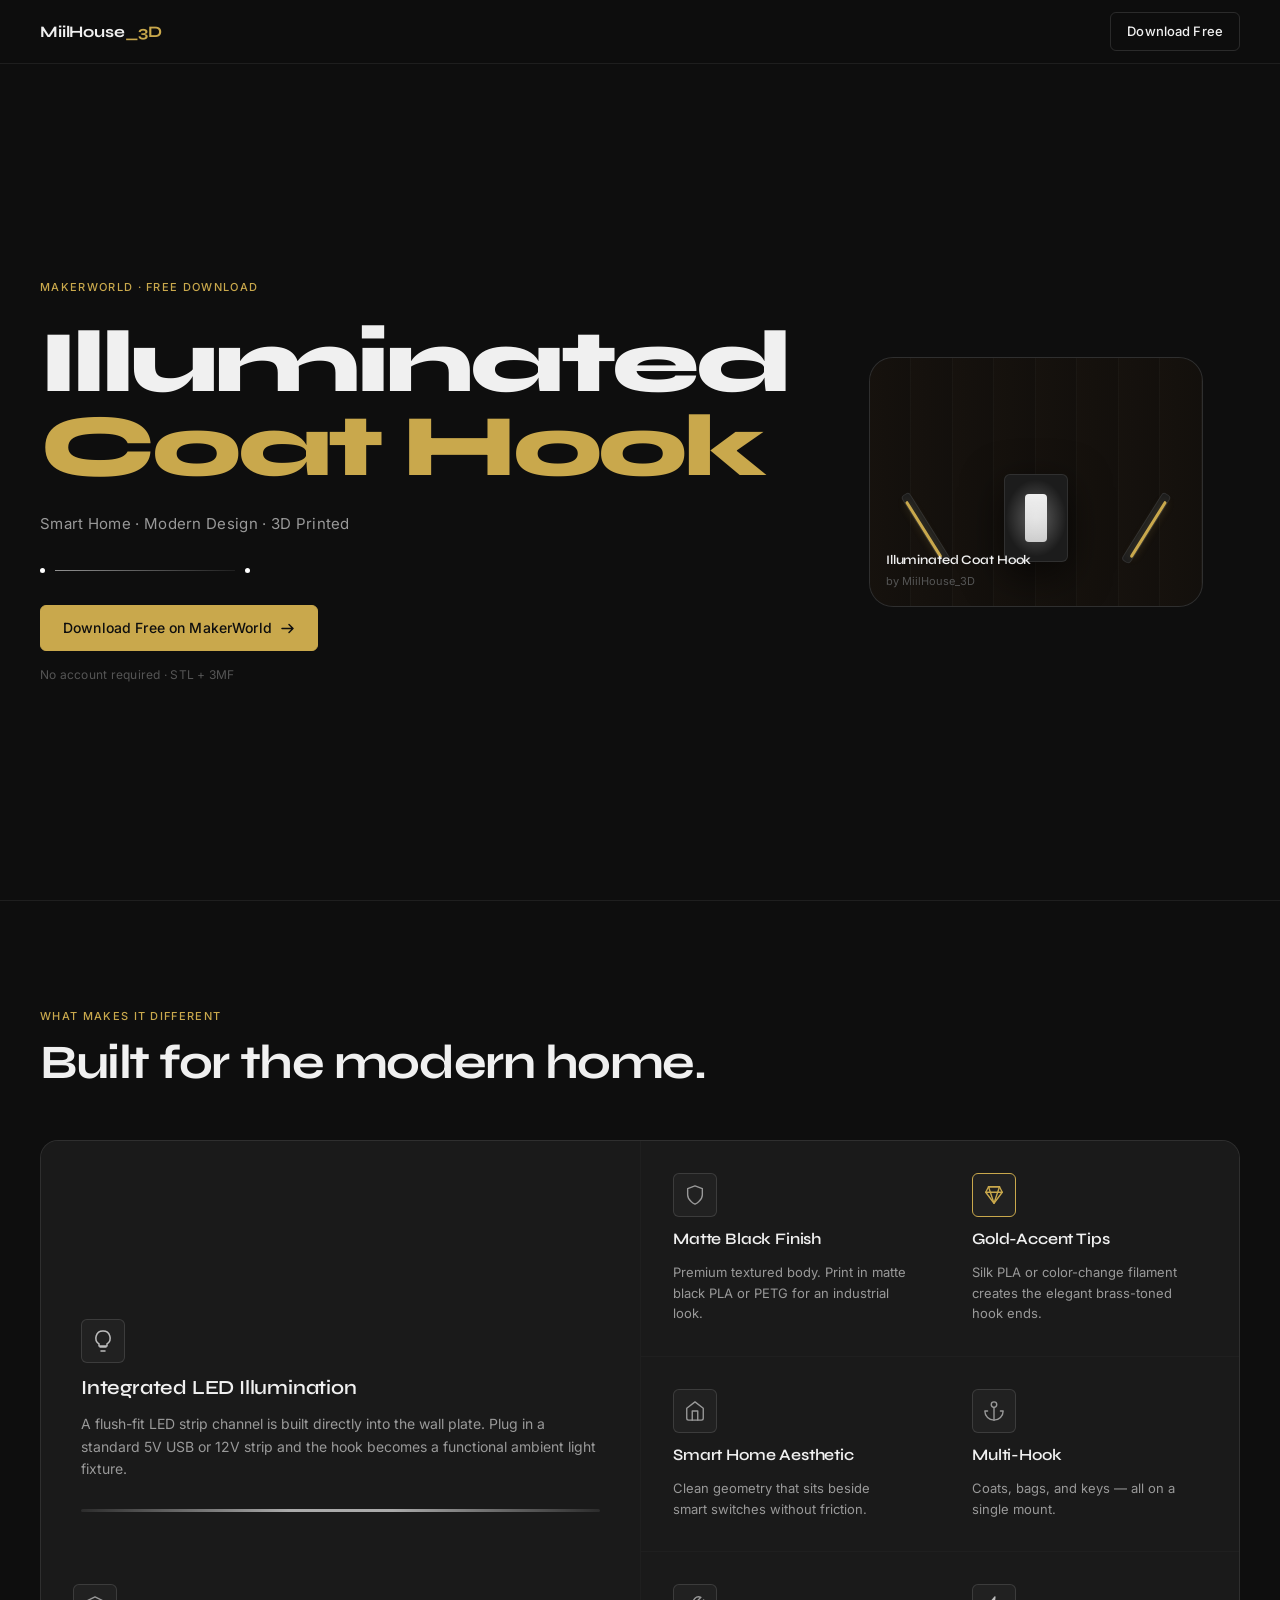
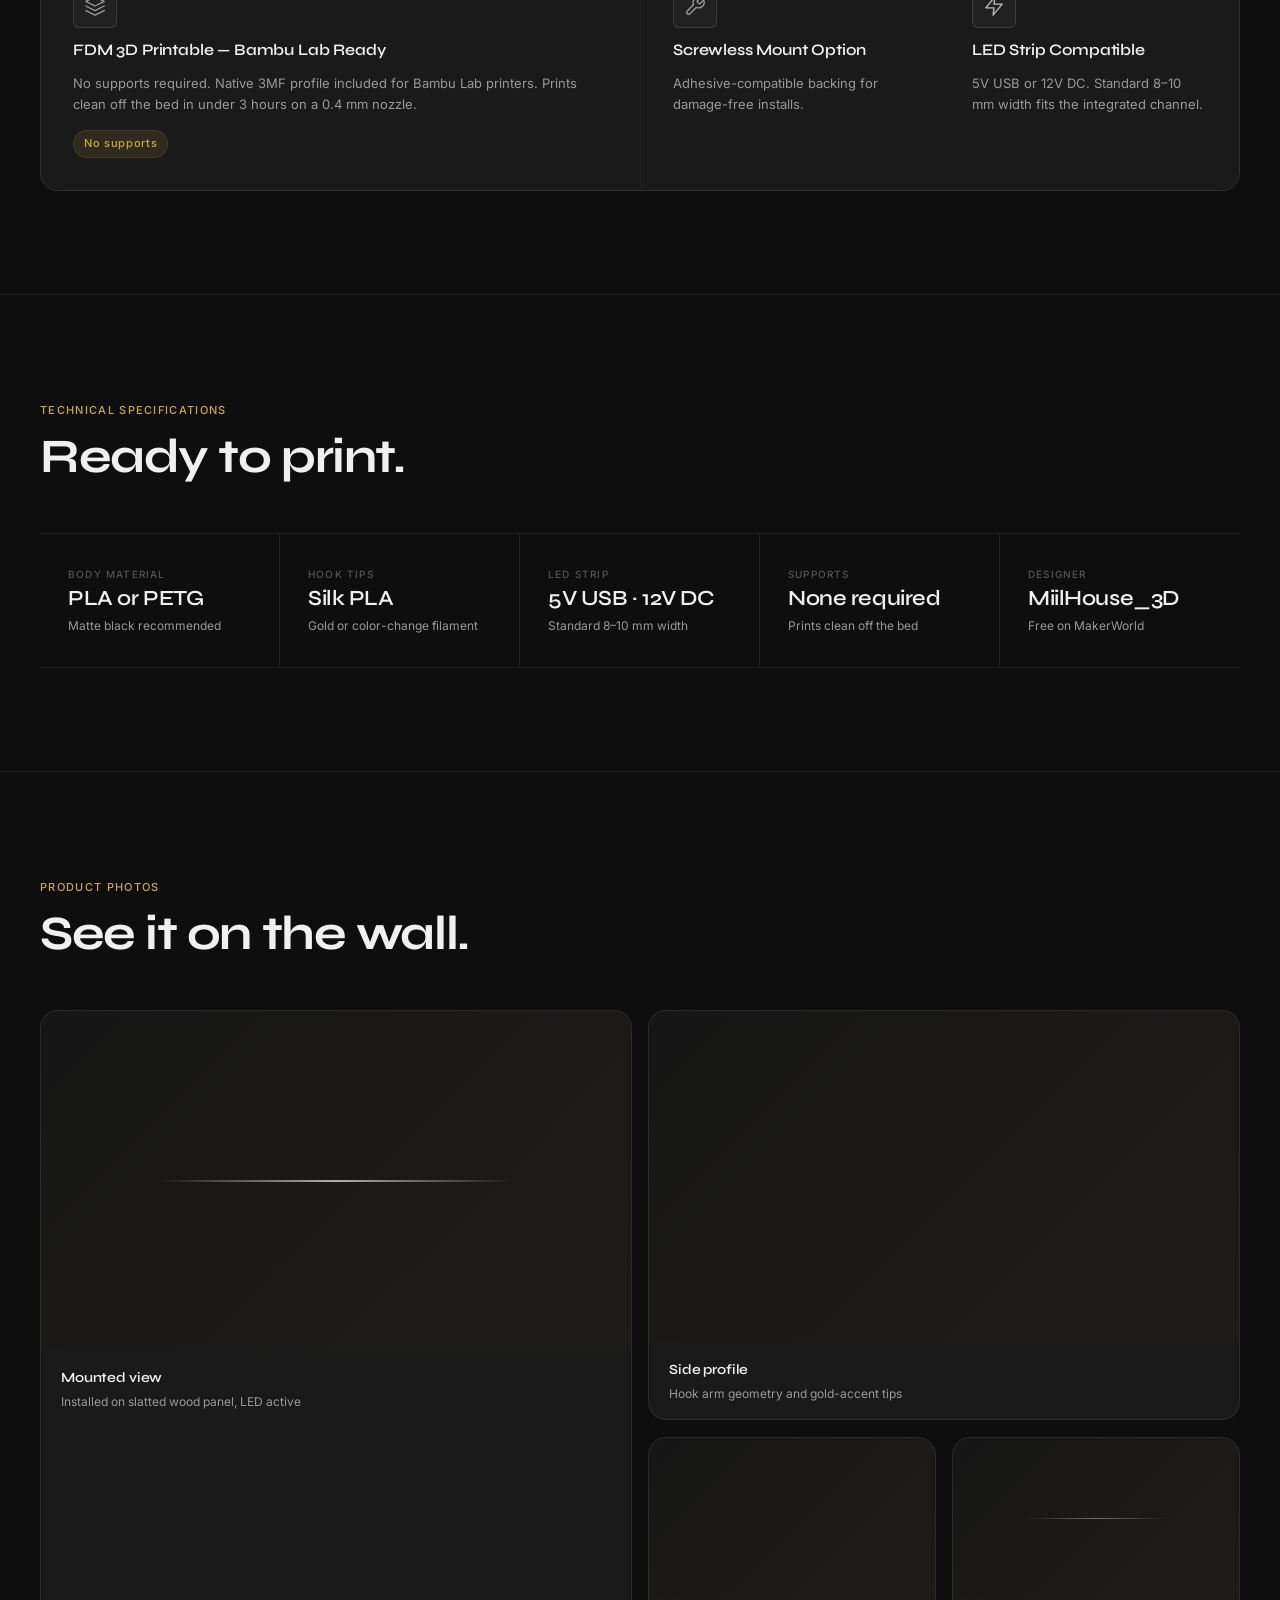
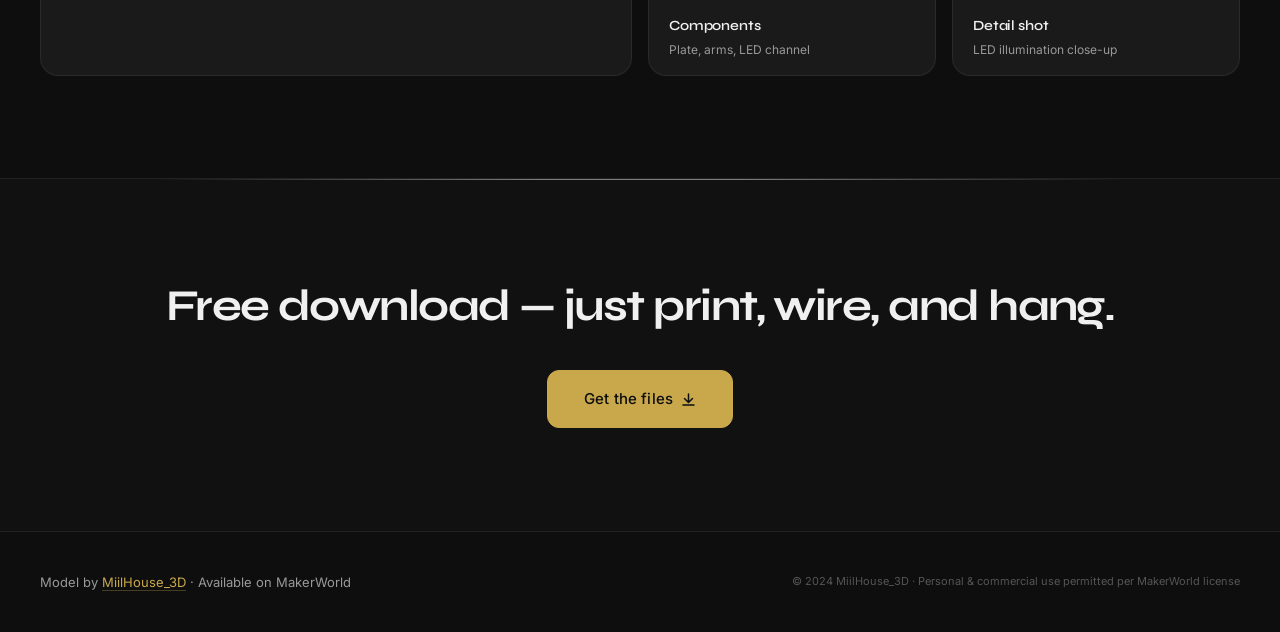
<file: index.html>
<!DOCTYPE html>
<html lang="en">
<head>
  <meta charset="UTF-8" />
  <meta name="viewport" content="width=device-width, initial-scale=1.0" />
  <title>Illuminated Coat Hook — MiilHouse_3D</title>
  <meta name="description" content="Smart Home coat hook with integrated LED strip. 3D printable, FDM ready. Free download on MakerWorld by MiilHouse_3D." />

  <link rel="preconnect" href="https://fonts.googleapis.com" />
  <link rel="preconnect" href="https://fonts.gstatic.com" crossorigin />
  <link href="https://fonts.googleapis.com/css2?family=Syne:wght@400;500;600;700;800&family=Inter:wght@300;400;500&display=swap" rel="stylesheet" />

  <link rel="stylesheet" href="style.css" />
</head>
<body>

  <!-- ─── Navigation ───────────────────────────────────────────────── -->
  <nav class="nav" aria-label="Main navigation">
    <div class="nav__inner">
      <span class="nav__logo">MiilHouse<span class="nav__logo-accent">_3D</span></span>
      <a href="https://makerworld.com/en/models/2027930-illuminated-coat-hook-smart-home-modern"
         class="btn btn--sm"
         target="_blank"
         rel="noopener noreferrer">
        Download Free
      </a>
    </div>
  </nav>

  <!-- ─── Hero ─────────────────────────────────────────────────────── -->
  <section class="hero" id="hero" aria-label="Product hero">
    <div class="container">
      <div class="hero__layout">

        <!-- Left: text content -->
        <div class="hero__content">
          <span class="hero__tag reveal" data-stagger="0">MakerWorld · Free Download</span>

          <h1 class="hero__headline reveal" data-stagger="1">
            Illuminated<br>
            <span class="hero__headline-gold">Coat Hook</span>
          </h1>

          <p class="hero__sub reveal" data-stagger="2">
            Smart Home · Modern Design · 3D Printed
          </p>

          <!-- Decorative LED accent line -->
          <div class="hero__led-accent reveal" data-stagger="3" aria-hidden="true">
            <span class="hero__led-dot"></span>
            <span class="hero__led-bar"></span>
            <span class="hero__led-dot"></span>
          </div>

          <div class="hero__actions reveal" data-stagger="4">
            <a href="https://makerworld.com/en/models/2027930-illuminated-coat-hook-smart-home-modern"
               class="btn btn--primary"
               target="_blank"
               rel="noopener noreferrer">
              Download Free on MakerWorld
              <!-- Arrow right icon -->
              <svg class="btn__icon" width="15" height="15" viewBox="0 0 15 15" fill="none" aria-hidden="true">
                <path d="M2 7.5h11M9 3.5l4 4-4 4" stroke="currentColor" stroke-width="1.5" stroke-linecap="round" stroke-linejoin="round"/>
              </svg>
            </a>
            <span class="hero__meta">No account required · STL + 3MF</span>
          </div>
        </div>

        <!-- Right: product visual card -->
        <div class="hero__visual reveal" data-stagger="2" aria-label="Product visual mockup">
          <div class="hero__card" id="hero-card">
            <!-- Slatted wood wall background -->
            <div class="hero__wall-slats" aria-hidden="true">
              <span></span><span></span><span></span><span></span>
              <span></span><span></span><span></span><span></span>
            </div>

            <!-- The hook assembly — based on real product photos -->
            <div class="hero__assembly" aria-hidden="true">
              <!-- Left bracket arm with gold-trim edge -->
              <div class="hero__arm hero__arm--left">
                <div class="hero__arm-trim"></div>
              </div>

              <!-- Portrait base plate housing Arduino + LED diffuser -->
              <div class="hero__plate">
                <div class="hero__led-rect">
                  <div class="hero__led-glow"></div>
                </div>
              </div>

              <!-- Right bracket arm with gold-trim edge -->
              <div class="hero__arm hero__arm--right">
                <div class="hero__arm-trim"></div>
              </div>
            </div>

            <!-- Card label -->
            <div class="hero__card-label">
              <span class="hero__card-name">Illuminated Coat Hook</span>
              <span class="hero__card-by">by MiilHouse_3D</span>
            </div>
          </div>
        </div>

      </div>
    </div>
  </section>

  <!-- ─── Features ─────────────────────────────────────────────────── -->
  <section class="features" id="features" aria-labelledby="features-title">
    <div class="container">
      <div class="section-header reveal" data-stagger="0">
        <span class="section-tag">What makes it different</span>
        <h2 class="section-title" id="features-title">Built for the modern home.</h2>
      </div>

      <!-- Asymmetric bento grid — 4 cols, spanning cells -->
      <div class="features__grid">

        <!-- 1. LED — hero cell: col 1–2, row 1–2 -->
        <div class="feature-card feature-card--hero reveal" data-stagger="0">
          <div class="feature-card__icon-wrap feature-card__icon-wrap--led">
            <!-- Lightbulb -->
            <svg width="24" height="24" viewBox="0 0 24 24" fill="none" stroke="currentColor" stroke-width="1.5" stroke-linecap="round" stroke-linejoin="round" aria-hidden="true">
              <path d="M9 18h6M10 22h4M12 2a7 7 0 0 1 4 12.83V17H8v-2.17A7 7 0 0 1 12 2Z"/>
            </svg>
          </div>
          <h3 class="feature-card__title">Integrated LED Illumination</h3>
          <p class="feature-card__desc">
            A flush-fit LED strip channel is built directly into the wall plate.
            Plug in a standard 5V USB or 12V strip and the hook becomes a functional ambient light fixture.
          </p>
          <!-- Live LED demo bar -->
          <div class="feature-card__led-demo" aria-hidden="true">
            <div class="feature-card__led-demo-glow"></div>
          </div>
        </div>

        <!-- 2. Matte Black — col 3, row 1 -->
        <div class="feature-card reveal" data-stagger="1">
          <div class="feature-card__icon-wrap">
            <!-- Shield -->
            <svg width="22" height="22" viewBox="0 0 24 24" fill="none" stroke="currentColor" stroke-width="1.5" stroke-linecap="round" stroke-linejoin="round" aria-hidden="true">
              <path d="M12 22s8-4 8-10V5l-8-3-8 3v7c0 6 8 10 8 10Z"/>
            </svg>
          </div>
          <h3 class="feature-card__title">Matte Black Finish</h3>
          <p class="feature-card__desc">Premium textured body. Print in matte black PLA or PETG for an industrial look.</p>
        </div>

        <!-- 3. Gold Tips — col 4, row 1 -->
        <div class="feature-card reveal" data-stagger="2">
          <div class="feature-card__icon-wrap feature-card__icon-wrap--gold">
            <!-- Gem/diamond -->
            <svg width="22" height="22" viewBox="0 0 24 24" fill="none" stroke="currentColor" stroke-width="1.5" stroke-linecap="round" stroke-linejoin="round" aria-hidden="true">
              <path d="m6 3 6 18L6 3ZM6 3h12L6 3ZM18 3l-6 18 6-18ZM3 9h18H3Z"/>
              <polygon points="6,3 18,3 21,9 12,21 3,9"/>
            </svg>
          </div>
          <h3 class="feature-card__title">Gold-Accent Tips</h3>
          <p class="feature-card__desc">Silk PLA or color-change filament creates the elegant brass-toned hook ends.</p>
        </div>

        <!-- 4. Smart Home — col 3, row 2 -->
        <div class="feature-card reveal" data-stagger="3">
          <div class="feature-card__icon-wrap">
            <!-- House -->
            <svg width="22" height="22" viewBox="0 0 24 24" fill="none" stroke="currentColor" stroke-width="1.5" stroke-linecap="round" stroke-linejoin="round" aria-hidden="true">
              <path d="m3 9 9-7 9 7v11a2 2 0 0 1-2 2H5a2 2 0 0 1-2-2z"/>
              <polyline points="9,22 9,12 15,12 15,22"/>
            </svg>
          </div>
          <h3 class="feature-card__title">Smart Home Aesthetic</h3>
          <p class="feature-card__desc">Clean geometry that sits beside smart switches without friction.</p>
        </div>

        <!-- 5. 3D Printable — col 1–2, row 3 -->
        <div class="feature-card feature-card--wide reveal" data-stagger="4">
          <div class="feature-card__icon-wrap">
            <!-- Layers -->
            <svg width="22" height="22" viewBox="0 0 24 24" fill="none" stroke="currentColor" stroke-width="1.5" stroke-linecap="round" stroke-linejoin="round" aria-hidden="true">
              <polygon points="12,2 2,7 12,12 22,7"/>
              <polyline points="2,17 12,22 22,17"/>
              <polyline points="2,12 12,17 22,12"/>
            </svg>
          </div>
          <h3 class="feature-card__title">FDM 3D Printable — Bambu Lab Ready</h3>
          <p class="feature-card__desc">No supports required. Native 3MF profile included for Bambu Lab printers. Prints clean off the bed in under 3 hours on a 0.4 mm nozzle.</p>
          <span class="feature-card__badge">No supports</span>
        </div>

        <!-- 6. Multi-hook — col 4, row 2 -->
        <div class="feature-card reveal" data-stagger="5">
          <div class="feature-card__icon-wrap">
            <!-- Anchor -->
            <svg width="22" height="22" viewBox="0 0 24 24" fill="none" stroke="currentColor" stroke-width="1.5" stroke-linecap="round" stroke-linejoin="round" aria-hidden="true">
              <circle cx="12" cy="5" r="3"/>
              <line x1="12" y1="22" x2="12" y2="8"/>
              <path d="M5 12H2a10 10 0 0 0 20 0h-3"/>
            </svg>
          </div>
          <h3 class="feature-card__title">Multi-Hook</h3>
          <p class="feature-card__desc">Coats, bags, and keys — all on a single mount.</p>
        </div>

        <!-- 7. Screwless Mount — col 3, row 3 -->
        <div class="feature-card reveal" data-stagger="6">
          <div class="feature-card__icon-wrap">
            <!-- Wrench -->
            <svg width="22" height="22" viewBox="0 0 24 24" fill="none" stroke="currentColor" stroke-width="1.5" stroke-linecap="round" stroke-linejoin="round" aria-hidden="true">
              <path d="M14.7 6.3a1 1 0 0 0 0 1.4l1.6 1.6a1 1 0 0 0 1.4 0l3.77-3.77a6 6 0 0 1-7.94 7.94l-6.91 6.91a2.12 2.12 0 0 1-3-3l6.91-6.91a6 6 0 0 1 7.94-7.94l-3.76 3.76z"/>
            </svg>
          </div>
          <h3 class="feature-card__title">Screwless Mount Option</h3>
          <p class="feature-card__desc">Adhesive-compatible backing for damage-free installs.</p>
        </div>

        <!-- 8. LED Strip Compat — col 4, row 3 -->
        <div class="feature-card reveal" data-stagger="7">
          <div class="feature-card__icon-wrap feature-card__icon-wrap--led">
            <!-- Lightning bolt -->
            <svg width="22" height="22" viewBox="0 0 24 24" fill="none" stroke="currentColor" stroke-width="1.5" stroke-linecap="round" stroke-linejoin="round" aria-hidden="true">
              <polygon points="13,2 3,14 12,14 11,22 21,10 12,10"/>
            </svg>
          </div>
          <h3 class="feature-card__title">LED Strip Compatible</h3>
          <p class="feature-card__desc">5V USB or 12V DC. Standard 8–10 mm width fits the integrated channel.</p>
        </div>

      </div>
    </div>
  </section>

  <!-- ─── Print Specs ───────────────────────────────────────────────── -->
  <section class="specs" id="specs" aria-labelledby="specs-title">
    <div class="container">
      <div class="section-header reveal" data-stagger="0">
        <span class="section-tag">Technical specifications</span>
        <h2 class="section-title" id="specs-title">Ready to print.</h2>
      </div>

      <!-- Horizontal divider layout — no card boxes -->
      <div class="specs__table">
        <div class="specs__item reveal" data-stagger="0">
          <span class="specs__label">Body Material</span>
          <span class="specs__value">PLA or PETG</span>
          <span class="specs__note">Matte black recommended</span>
        </div>
        <div class="specs__item reveal" data-stagger="1">
          <span class="specs__label">Hook Tips</span>
          <span class="specs__value">Silk PLA</span>
          <span class="specs__note">Gold or color-change filament</span>
        </div>
        <div class="specs__item reveal" data-stagger="2">
          <span class="specs__label">LED Strip</span>
          <span class="specs__value">5V USB · 12V DC</span>
          <span class="specs__note">Standard 8–10 mm width</span>
        </div>
        <div class="specs__item reveal" data-stagger="3">
          <span class="specs__label">Supports</span>
          <span class="specs__value">None required</span>
          <span class="specs__note">Prints clean off the bed</span>
        </div>
        <div class="specs__item reveal" data-stagger="4">
          <span class="specs__label">Designer</span>
          <span class="specs__value">MiilHouse_3D</span>
          <span class="specs__note">Free on MakerWorld</span>
        </div>
      </div>
    </div>
  </section>

  <!-- ─── Gallery ──────────────────────────────────────────────────── -->
  <section class="gallery" id="gallery" aria-labelledby="gallery-title">
    <div class="container">
      <div class="section-header reveal" data-stagger="0">
        <span class="section-tag">Product photos</span>
        <h2 class="section-title" id="gallery-title">See it on the wall.</h2>
      </div>

      <!-- Asymmetric 2-column layout -->
      <div class="gallery__grid">

        <!-- Left: tall card spanning full height -->
        <div class="gallery-card gallery-card--tall spotlight-card reveal" data-stagger="0">
          <div class="gallery-card__media">
            <div class="gallery-card__placeholder">
              <!-- Simulated LED glow in placeholder -->
              <div class="gallery-card__led-sim"></div>
            </div>
          </div>
          <div class="gallery-card__info">
            <span class="gallery-card__label">Mounted view</span>
            <span class="gallery-card__caption">Installed on slatted wood panel, LED active</span>
          </div>
        </div>

        <!-- Right: stacked cards -->
        <div class="gallery__right">

          <!-- Top: side profile -->
          <div class="gallery-card spotlight-card reveal" data-stagger="1">
            <div class="gallery-card__media gallery-card__media--short">
              <div class="gallery-card__placeholder"></div>
            </div>
            <div class="gallery-card__info">
              <span class="gallery-card__label">Side profile</span>
              <span class="gallery-card__caption">Hook arm geometry and gold-accent tips</span>
            </div>
          </div>

          <!-- Bottom row: two smaller cards -->
          <div class="gallery__right-row">
            <div class="gallery-card spotlight-card reveal" data-stagger="2">
              <div class="gallery-card__media gallery-card__media--short">
                <div class="gallery-card__placeholder"></div>
              </div>
              <div class="gallery-card__info">
                <span class="gallery-card__label">Components</span>
                <span class="gallery-card__caption">Plate, arms, LED channel</span>
              </div>
            </div>
            <div class="gallery-card spotlight-card reveal" data-stagger="3">
              <div class="gallery-card__media gallery-card__media--short">
                <div class="gallery-card__placeholder">
                  <div class="gallery-card__led-sim gallery-card__led-sim--sm"></div>
                </div>
              </div>
              <div class="gallery-card__info">
                <span class="gallery-card__label">Detail shot</span>
                <span class="gallery-card__caption">LED illumination close-up</span>
              </div>
            </div>
          </div>

        </div>
      </div>
    </div>
  </section>

  <!-- ─── CTA Banner ───────────────────────────────────────────────── -->
  <section class="cta-banner" id="cta" aria-label="Download call to action">
    <div class="cta-banner__led-line" aria-hidden="true"></div>
    <div class="container">
      <div class="cta-banner__inner reveal" data-stagger="0">
        <p class="cta-banner__text">Free download — just print,&nbsp;wire,&nbsp;and&nbsp;hang.</p>
        <a href="https://makerworld.com/en/models/2027930-illuminated-coat-hook-smart-home-modern"
           class="btn btn--primary btn--lg"
           target="_blank"
           rel="noopener noreferrer">
          Get the files
          <!-- Download icon -->
          <svg class="btn__icon" width="15" height="15" viewBox="0 0 15 15" fill="none" aria-hidden="true">
            <path d="M7.5 2v8M3.5 6.5l4 4 4-4M2 13h11" stroke="currentColor" stroke-width="1.5" stroke-linecap="round" stroke-linejoin="round"/>
          </svg>
        </a>
      </div>
    </div>
  </section>

  <!-- ─── Footer ───────────────────────────────────────────────────── -->
  <footer class="footer" role="contentinfo">
    <div class="container">
      <div class="footer__inner">
        <span class="footer__credit">
          Model by
          <a href="https://makerworld.com/en/models/2027930-illuminated-coat-hook-smart-home-modern"
             target="_blank"
             rel="noopener noreferrer">MiilHouse_3D</a>
          · Available on MakerWorld
        </span>
        <span class="footer__copy">
          &copy; 2024 MiilHouse_3D · Personal &amp; commercial use permitted per MakerWorld license
        </span>
      </div>
    </div>
  </footer>

  <script src="script.js"></script>
</body>
</html>
</file>
<file: style.css>
/* ==========================================================================
   Design Tokens
   ========================================================================== */
:root {
  /* Color palette */
  --bg:              #0e0e0e;
  --surface:         #1a1a1a;
  --surface-raised:  #222222;
  --border:          rgba(255, 255, 255, 0.07);
  --border-strong:   rgba(255, 255, 255, 0.12);

  /* Accent: one gold accent — no purple, no neon */
  --gold:            #c9a84c;
  --gold-dim:        #a88a3e;
  --gold-tint:       rgba(201, 168, 76, 0.12);
  --gold-glow:       rgba(201, 168, 76, 0.22);

  /* LED white — used sparingly for product accuracy */
  --led-white:       #ffffff;
  --led-glow:        rgba(255, 255, 255, 0.10);
  --led-glow-soft:   rgba(255, 255, 255, 0.05);

  /* Typography */
  --text-primary:    #f0f0f0;
  --text-secondary:  #999999;
  --text-muted:      #555555;

  /* Fonts */
  --font-heading:    'Syne', sans-serif;
  --font-body:       'Inter', sans-serif;

  /* Radii */
  --radius-sm:       6px;
  --radius-md:       12px;
  --radius-lg:       18px;
  --radius-xl:       24px;

  /* Motion — hardware-accelerated only (transform + opacity) */
  --ease-out:        cubic-bezier(0.16, 1, 0.3, 1);
  --ease-in-out:     cubic-bezier(0.45, 0, 0.55, 1);
  --duration-fast:   0.2s;
  --duration-base:   0.4s;
  --duration-slow:   0.7s;

  /* Layout */
  --nav-height:      64px;
  --container-max:   1280px;
  --section-padding: clamp(5rem, 8vw, 8rem);
}


/* ==========================================================================
   Reset & Base
   ========================================================================== */
*, *::before, *::after {
  box-sizing: border-box;
  margin: 0;
  padding: 0;
}

html {
  scroll-behavior: smooth;
  -webkit-font-smoothing: antialiased;
  -moz-osx-font-smoothing: grayscale;
  text-rendering: optimizeLegibility;
}

body {
  background: var(--bg);
  color: var(--text-primary);
  font-family: var(--font-body);
  font-size: 15px;
  line-height: 1.6;
  overflow-x: hidden;
}

a {
  color: inherit;
  text-decoration: none;
}

img, svg {
  display: block;
}


/* ==========================================================================
   Layout Utilities
   ========================================================================== */
.container {
  width: 100%;
  max-width: var(--container-max);
  margin: 0 auto;
  padding: 0 clamp(1.25rem, 4vw, 2.5rem);
}

.section-header {
  margin-bottom: clamp(2.5rem, 4vw, 4rem);
}

.section-tag {
  display: inline-block;
  font-family: var(--font-body);
  font-size: 11px;
  font-weight: 500;
  letter-spacing: 0.12em;
  text-transform: uppercase;
  color: var(--gold);
  margin-bottom: 0.75rem;
}

.section-title {
  font-family: var(--font-heading);
  font-size: clamp(2rem, 4vw, 3rem);
  font-weight: 700;
  letter-spacing: -0.03em;
  line-height: 1.05;
  color: var(--text-primary);
}


/* ==========================================================================
   Scroll Reveal Animations
   Children get stagger via --stagger CSS variable set in JS
   ========================================================================== */
.reveal {
  --stagger: 0;
  opacity: 0;
  transform: translateY(22px);
  transition:
    opacity var(--duration-slow) var(--ease-out),
    transform var(--duration-slow) var(--ease-out);
  transition-delay: calc(var(--stagger) * 75ms);
  will-change: opacity, transform;
}

.reveal.visible {
  opacity: 1;
  transform: translateY(0);
}


/* ==========================================================================
   LED Keyframes
   ========================================================================== */
@keyframes led-pulse {
  0%, 100% {
    opacity: 0.75;
    box-shadow:
      0 0 12px rgba(255, 255, 255, 0.08),
      0 0 36px rgba(255, 255, 255, 0.03);
  }
  50% {
    opacity: 1;
    box-shadow:
      0 0 22px rgba(255, 255, 255, 0.18),
      0 0 60px rgba(255, 255, 255, 0.07);
  }
}

@keyframes led-pulse-gold {
  0%, 100% { opacity: 0.65; }
  50%       { opacity: 1; }
}

@keyframes float {
  0%, 100% { transform: translateY(0); }
  50%       { transform: translateY(-8px); }
}


/* ==========================================================================
   Navigation
   ========================================================================== */
.nav {
  position: fixed;
  top: 0;
  left: 0;
  right: 0;
  z-index: 100;
  height: var(--nav-height);
  background: rgba(14, 14, 14, 0.88);
  backdrop-filter: blur(18px);
  -webkit-backdrop-filter: blur(18px);
  border-bottom: 1px solid var(--border);
}

.nav__inner {
  display: flex;
  align-items: center;
  justify-content: space-between;
  height: 100%;
  max-width: var(--container-max);
  margin: 0 auto;
  padding: 0 clamp(1.25rem, 4vw, 2.5rem);
}

.nav__logo {
  font-family: var(--font-heading);
  font-size: 16px;
  font-weight: 700;
  letter-spacing: -0.01em;
  color: var(--text-primary);
}

.nav__logo-accent {
  color: var(--gold);
}


/* ==========================================================================
   Buttons
   ========================================================================== */
.btn {
  display: inline-flex;
  align-items: center;
  gap: 8px;
  padding: 11px 22px;
  border-radius: var(--radius-sm);
  font-family: var(--font-body);
  font-size: 14px;
  font-weight: 500;
  letter-spacing: 0.01em;
  cursor: pointer;
  border: 1px solid transparent;
  text-decoration: none;
  position: relative;
  overflow: hidden;
  transition:
    transform var(--duration-fast) var(--ease-out),
    box-shadow var(--duration-fast) var(--ease-out);
  -webkit-user-select: none;
  user-select: none;
}

/* Directional hover fill — slides in from left */
.btn::before {
  content: '';
  position: absolute;
  inset: 0;
  background: rgba(255, 255, 255, 0.06);
  transform: scaleX(0);
  transform-origin: left center;
  transition: transform var(--duration-base) var(--ease-out);
  pointer-events: none;
}

.btn:hover::before {
  transform: scaleX(1);
}

.btn:active {
  transform: scale(0.97);
}

.btn__icon {
  flex-shrink: 0;
  transition: transform var(--duration-fast) var(--ease-out);
}

.btn:hover .btn__icon {
  transform: translateX(2px);
}

/* Primary: gold fill */
.btn--primary {
  background: var(--gold);
  color: #0e0e0e;
  border-color: var(--gold);
}

.btn--primary::before {
  background: rgba(0, 0, 0, 0.12);
}

.btn--primary:hover {
  transform: translateY(-1px);
  box-shadow: 0 8px 28px var(--gold-glow);
}

/* Secondary/ghost: nav button */
.btn--sm {
  padding: 8px 16px;
  font-size: 13px;
  background: transparent;
  border-color: var(--border-strong);
  color: var(--text-primary);
}

.btn--sm:hover {
  border-color: var(--gold);
  color: var(--gold);
}

/* Large CTA variant */
.btn--lg {
  padding: 16px 36px;
  font-size: 15px;
  border-radius: var(--radius-md);
}


/* ==========================================================================
   Hero Section
   ========================================================================== */
.hero {
  min-height: 100dvh; /* safe for iOS Safari — no h-screen */
  display: flex;
  align-items: center;
  padding-top: var(--nav-height);
  background: var(--bg);
  overflow: hidden;
}

.hero__layout {
  display: grid;
  grid-template-columns: 1fr;
  gap: 3rem;
  align-items: center;
  padding: 4rem 0;
}

/* Asymmetric split on desktop */
@media (min-width: 768px) {
  .hero__layout {
    grid-template-columns: 1.1fr 0.9fr;
    gap: 5rem;
  }
}

/* Content left column */
.hero__content {
  display: flex;
  flex-direction: column;
}

.hero__tag {
  display: inline-block;
  font-size: 11px;
  font-weight: 500;
  letter-spacing: 0.12em;
  text-transform: uppercase;
  color: var(--gold);
  margin-bottom: 1.5rem;
}

.hero__headline {
  font-family: var(--font-heading);
  font-size: clamp(3rem, 7vw, 5.5rem);
  font-weight: 800;
  letter-spacing: -0.04em;
  line-height: 0.95;
  color: var(--text-primary);
  margin-bottom: 1.5rem;
}

.hero__headline-gold {
  color: var(--gold);
}

.hero__sub {
  font-size: 15px;
  font-weight: 400;
  color: var(--text-secondary);
  letter-spacing: 0.02em;
  margin-bottom: 0;
}

/* LED accent line between sub and CTA */
.hero__led-accent {
  display: flex;
  align-items: center;
  gap: 10px;
  margin: 2rem 0;
}

.hero__led-dot {
  width: 5px;
  height: 5px;
  border-radius: 50%;
  background: var(--led-white);
  flex-shrink: 0;
  animation: led-pulse 2.4s ease-in-out infinite;
}

.hero__led-bar {
  height: 1px;
  width: clamp(80px, 15vw, 180px);
  background: linear-gradient(
    90deg,
    rgba(255, 255, 255, 0.55),
    rgba(255, 255, 255, 0.08)
  );
}

.hero__actions {
  display: flex;
  flex-direction: column;
  align-items: flex-start;
  gap: 14px;
}

.hero__meta {
  font-size: 12px;
  color: var(--text-muted);
  letter-spacing: 0.02em;
}

/* ── Product visual card ── */
.hero__visual {
  display: flex;
  justify-content: center;
  align-items: center;
}

.hero__card {
  position: relative;
  width: 100%;
  max-width: 420px;
  aspect-ratio: 4 / 3;
  border-radius: var(--radius-xl);
  border: 1px solid var(--border-strong);
  overflow: hidden;
  background: #121212;
  display: flex;
  flex-direction: column;
  align-items: center;
  justify-content: center;
  cursor: default;
  transition: transform var(--duration-base) var(--ease-out);
  animation: float 6s ease-in-out infinite;
}

.hero__card:hover {
  animation-play-state: paused;
  transform: translateY(-4px);
}

/* Slatted wood wall simulation — VERTICAL slats matching real product photos */
.hero__wall-slats {
  position: absolute;
  inset: 0;
  display: flex;
  flex-direction: row;   /* vertical slats */
  pointer-events: none;
  z-index: 0;
}

.hero__wall-slats span {
  flex: 1;
  height: 100%;
  border-right: 1px solid rgba(255, 255, 255, 0.022);
  background: linear-gradient(
    90deg,
    rgba(26, 18, 10, 0.55) 0%,
    rgba(20, 14, 8, 0.55) 100%
  );
}

/* Product assembly: central plate + two angled bracket arms */
.hero__assembly {
  position: relative;
  z-index: 1;
  display: flex;
  flex-direction: row;
  align-items: flex-end;   /* arms share a common baseline with the plate */
  justify-content: center;
  gap: 0;
  width: 220px;
  height: 160px;
}

/* Portrait base plate — houses the Arduino + LED diffuser */
.hero__plate {
  position: relative;
  width: 64px;
  height: 88px;
  background: #1c1c1c;
  border-radius: var(--radius-sm);
  border: 1px solid rgba(255, 255, 255, 0.09);
  display: flex;
  align-items: center;
  justify-content: center;
  box-shadow: 0 12px 40px rgba(0, 0, 0, 0.65);
  flex-shrink: 0;
  z-index: 2;
}

/* Frosted LED diffuser rectangle inside the plate (the clear piece in photos) */
.hero__led-rect {
  width: 22px;
  height: 48px;
  border-radius: 4px;
  background: linear-gradient(
    180deg,
    rgba(255, 255, 255, 0.92) 0%,
    rgba(255, 255, 255, 0.75) 100%
  );
  position: relative;
}

.hero__led-glow {
  position: absolute;
  inset: -18px -22px;
  background: radial-gradient(
    ellipse at 50% 50%,
    rgba(255, 255, 255, 0.30) 0%,
    transparent 65%
  );
  animation: led-pulse 2.4s ease-in-out infinite;
}

/* Angled bracket arms — the two black wings with gold trim edges */
.hero__arm {
  position: absolute;
  bottom: 0;
  width: 10px;
  height: 80px;
  background: #1e1e1e;
  border: 1px solid rgba(255, 255, 255, 0.08);
  border-radius: 4px;
}

/* Gold trim strip along the outer edge of each arm */
.hero__arm-trim {
  position: absolute;
  top: 6px;
  bottom: 6px;
  width: 3px;
  border-radius: 2px;
  background: var(--gold);
  box-shadow: 0 0 8px rgba(201, 168, 76, 0.30);
}

/* Left arm: angled up-left from the plate */
.hero__arm--left {
  left: 16px;
  transform-origin: bottom center;
  transform: rotate(-32deg);
}

.hero__arm--left .hero__arm-trim {
  left: 0;  /* gold on outer (left) edge */
}

/* Right arm: angled up-right from the plate */
.hero__arm--right {
  right: 16px;
  transform-origin: bottom center;
  transform: rotate(32deg);
}

.hero__arm--right .hero__arm-trim {
  right: 0;  /* gold on outer (right) edge */
}

/* Card label at the bottom */
.hero__card-label {
  position: absolute;
  bottom: 16px;
  left: 16px;
  right: 16px;
  display: flex;
  flex-direction: column;
  gap: 2px;
  z-index: 2;
}

.hero__card-name {
  font-family: var(--font-heading);
  font-size: 13px;
  font-weight: 600;
  color: var(--text-primary);
  letter-spacing: -0.01em;
}

.hero__card-by {
  font-size: 11px;
  color: var(--text-muted);
}


/* ==========================================================================
   Features Section — Asymmetric Bento Grid
   ========================================================================== */
.features {
  padding: var(--section-padding) 0;
  border-top: 1px solid var(--border);
}

.features__grid {
  display: grid;
  grid-template-columns: 1fr;
  gap: 1px; /* hairline gaps to create a grid-line effect */
  background: var(--border); /* the bg shows through as grid lines */
  border: 1px solid var(--border);
  border-radius: var(--radius-lg);
  overflow: hidden;
}

/* Desktop: 4-column bento with named areas */
@media (min-width: 768px) {
  .features__grid {
    grid-template-columns: repeat(4, 1fr);
    grid-template-areas:
      "led   led   matte  gold"
      "led   led   smart  multi"
      "print print wall   strip";
  }

  .features__grid .feature-card:nth-child(1) { grid-area: led; }
  .features__grid .feature-card:nth-child(2) { grid-area: matte; }
  .features__grid .feature-card:nth-child(3) { grid-area: gold; }
  .features__grid .feature-card:nth-child(4) { grid-area: smart; }
  .features__grid .feature-card:nth-child(5) { grid-area: print; }
  .features__grid .feature-card:nth-child(6) { grid-area: multi; }
  .features__grid .feature-card:nth-child(7) { grid-area: wall; }
  .features__grid .feature-card:nth-child(8) { grid-area: strip; }
}

/* Feature card base */
.feature-card {
  background: var(--surface);
  padding: 2rem;
  display: flex;
  flex-direction: column;
  gap: 0.75rem;
  position: relative;
  transition: background var(--duration-fast) var(--ease-out);
}

.feature-card:hover {
  background: var(--surface-raised);
}

/* Icon wrapper */
.feature-card__icon-wrap {
  width: 44px;
  height: 44px;
  border-radius: var(--radius-sm);
  border: 1px solid var(--border-strong);
  background: rgba(255, 255, 255, 0.03);
  display: flex;
  align-items: center;
  justify-content: center;
  color: var(--text-secondary);
  flex-shrink: 0;
  transition: border-color var(--duration-fast), color var(--duration-fast);
}

.feature-card:hover .feature-card__icon-wrap {
  border-color: var(--gold);
  color: var(--gold);
}

/* LED icon — subtle white tint */
.feature-card__icon-wrap--led {
  border-color: rgba(255, 255, 255, 0.12);
  color: rgba(255, 255, 255, 0.7);
}

.feature-card:hover .feature-card__icon-wrap--led {
  border-color: rgba(255, 255, 255, 0.3);
  color: var(--led-white);
  box-shadow: 0 0 16px rgba(255, 255, 255, 0.07);
}

/* Gold icon */
.feature-card__icon-wrap--gold {
  border-color: var(--gold);
  color: var(--gold);
}

.feature-card__title {
  font-family: var(--font-heading);
  font-size: 16px;
  font-weight: 600;
  color: var(--text-primary);
  letter-spacing: -0.01em;
  line-height: 1.3;
}

.feature-card__desc {
  font-size: 13px;
  color: var(--text-secondary);
  line-height: 1.6;
}

/* Hero feature cell — extra padding, LED demo strip */
.feature-card--hero {
  padding: 2.5rem;
  justify-content: flex-end;
}

.feature-card--hero .feature-card__title {
  font-size: 20px;
}

.feature-card--hero .feature-card__desc {
  font-size: 14px;
}

/* LED demo bar at the bottom of the hero cell */
.feature-card__led-demo {
  position: relative;
  height: 3px;
  background: rgba(255, 255, 255, 0.08);
  border-radius: 2px;
  margin-top: 1rem;
  overflow: hidden;
}

.feature-card__led-demo-glow {
  position: absolute;
  inset: -4px 0;
  background: linear-gradient(
    90deg,
    transparent 0%,
    rgba(255, 255, 255, 0.6) 40%,
    rgba(255, 255, 255, 0.6) 60%,
    transparent 100%
  );
  animation: led-pulse 2.4s ease-in-out infinite;
}

/* Wide cell (3D printable): badge */
.feature-card--wide {
  flex-direction: column;
}

.feature-card__badge {
  display: inline-flex;
  align-items: center;
  padding: 4px 10px;
  border-radius: 100px;
  font-size: 11px;
  font-weight: 500;
  letter-spacing: 0.06em;
  color: var(--gold);
  border: 1px solid var(--gold-tint);
  background: var(--gold-tint);
  width: fit-content;
  margin-top: 0.25rem;
}


/* ==========================================================================
   Print Specs Section — Horizontal divider layout, no card boxes
   ========================================================================== */
.specs {
  padding: var(--section-padding) 0;
  border-top: 1px solid var(--border);
}

.specs__table {
  display: grid;
  grid-template-columns: 1fr;
  border-top: 1px solid var(--border);
}

@media (min-width: 640px) {
  .specs__table {
    grid-template-columns: repeat(2, 1fr);
  }
}

@media (min-width: 1024px) {
  .specs__table {
    grid-template-columns: repeat(5, 1fr);
  }
}

.specs__item {
  padding: 2rem 1.75rem;
  border-right: 1px solid var(--border);
  border-bottom: 1px solid var(--border);
  display: flex;
  flex-direction: column;
  gap: 4px;
}

/* Remove right border on last-of-row on small screens gracefully */
@media (min-width: 1024px) {
  .specs__item:last-child {
    border-right: none;
  }
}

.specs__label {
  font-size: 10px;
  font-weight: 500;
  letter-spacing: 0.12em;
  text-transform: uppercase;
  color: var(--text-muted);
}

.specs__value {
  font-family: var(--font-heading);
  font-size: clamp(1rem, 2vw, 1.35rem);
  font-weight: 600;
  letter-spacing: -0.02em;
  color: var(--text-primary);
  line-height: 1.2;
}

.specs__note {
  font-size: 12px;
  color: var(--text-secondary);
}


/* ==========================================================================
   Gallery Section — Asymmetric layout
   ========================================================================== */
.gallery {
  padding: var(--section-padding) 0;
  border-top: 1px solid var(--border);
}

.gallery__grid {
  display: grid;
  grid-template-columns: 1fr;
  gap: 1rem;
}

@media (min-width: 768px) {
  .gallery__grid {
    grid-template-columns: 1fr 1fr;
  }
}

/* Right column stack */
.gallery__right {
  display: flex;
  flex-direction: column;
  gap: 1rem;
}

/* Bottom row of 2 cards */
.gallery__right-row {
  display: grid;
  grid-template-columns: 1fr 1fr;
  gap: 1rem;
}

/* Gallery card base */
.gallery-card {
  background: var(--surface);
  border-radius: var(--radius-lg);
  border: 1px solid var(--border);
  overflow: hidden;
  position: relative;
  transition: border-color var(--duration-base) var(--ease-out);
}

/* Spotlight border effect via CSS custom properties updated by JS */
.spotlight-card::after {
  content: '';
  position: absolute;
  inset: 0;
  border-radius: inherit;
  background: radial-gradient(
    360px circle at var(--mouse-x, 50%) var(--mouse-y, 50%),
    var(--gold-tint),
    transparent 55%
  );
  opacity: 0;
  transition: opacity var(--duration-base) var(--ease-out);
  pointer-events: none;
  z-index: 1;
}

.spotlight-card:hover::after {
  opacity: 1;
}

.gallery-card:hover {
  border-color: rgba(201, 168, 76, 0.2);
}

/* Tall card: spans full right-column height on desktop */
.gallery-card--tall {
  height: 100%;
  min-height: 340px;
}

/* Media containers */
.gallery-card__media {
  width: 100%;
  aspect-ratio: 4 / 3;
  overflow: hidden;
  position: relative;
}

.gallery-card__media--short {
  aspect-ratio: 16 / 9;
}

.gallery-card--tall .gallery-card__media {
  aspect-ratio: unset;
  height: 340px;
}

/* Placeholder: simulated product photo with dark gradient */
.gallery-card__placeholder {
  width: 100%;
  height: 100%;
  background: linear-gradient(135deg, #161616 0%, #1e1c18 100%);
  position: relative;
  display: flex;
  align-items: center;
  justify-content: center;
}

/* LED simulation line inside gallery placeholder */
.gallery-card__led-sim {
  position: absolute;
  left: 20%;
  right: 20%;
  height: 2px;
  background: linear-gradient(
    90deg,
    transparent,
    rgba(255, 255, 255, 0.65),
    transparent
  );
  border-radius: 1px;
  animation: led-pulse 2.4s ease-in-out infinite;
}

.gallery-card__led-sim--sm {
  left: 25%;
  right: 25%;
  height: 1px;
  opacity: 0.6;
}

/* Card info below media */
.gallery-card__info {
  padding: 1rem 1.25rem;
  display: flex;
  flex-direction: column;
  gap: 3px;
  position: relative;
  z-index: 2;
}

.gallery-card__label {
  font-family: var(--font-heading);
  font-size: 14px;
  font-weight: 600;
  color: var(--text-primary);
  letter-spacing: -0.01em;
}

.gallery-card__caption {
  font-size: 12px;
  color: var(--text-secondary);
}


/* ==========================================================================
   CTA Banner
   ========================================================================== */
.cta-banner {
  padding: clamp(4rem, 8vw, 7rem) 0;
  background: #111111;
  border-top: 1px solid var(--border);
  border-bottom: 1px solid var(--border);
  position: relative;
  overflow: hidden;
  text-align: center;
}

/* LED line at the very top edge */
.cta-banner__led-line {
  position: absolute;
  top: 0;
  left: 12%;
  right: 12%;
  height: 1px;
  background: linear-gradient(
    90deg,
    transparent,
    rgba(255, 255, 255, 0.45) 40%,
    rgba(255, 255, 255, 0.45) 60%,
    transparent
  );
  animation: led-pulse 3s ease-in-out infinite;
}

.cta-banner__inner {
  position: relative;
  z-index: 1;
}

.cta-banner__text {
  font-family: var(--font-heading);
  font-size: clamp(1.6rem, 4vw, 2.75rem);
  font-weight: 700;
  letter-spacing: -0.035em;
  line-height: 1.1;
  color: var(--text-primary);
  margin-bottom: 2.5rem;
}


/* ==========================================================================
   Footer
   ========================================================================== */
.footer {
  padding: 2.5rem 0;
  background: var(--bg);
}

.footer__inner {
  display: flex;
  flex-direction: column;
  gap: 6px;
  align-items: center;
  text-align: center;
}

@media (min-width: 640px) {
  .footer__inner {
    flex-direction: row;
    justify-content: space-between;
    text-align: left;
  }
}

.footer__credit {
  font-size: 13px;
  color: var(--text-secondary);
}

.footer__credit a {
  color: var(--gold);
  text-decoration: underline;
  text-underline-offset: 3px;
  text-decoration-color: rgba(201, 168, 76, 0.3);
  transition: text-decoration-color var(--duration-fast);
}

.footer__credit a:hover {
  text-decoration-color: var(--gold);
}

.footer__copy {
  font-size: 11px;
  color: var(--text-muted);
}


/* ==========================================================================
   Mobile overrides
   Per taste skill: DESIGN_VARIANCE 8 requires aggressive single-column
   fallback below 768px — no horizontal scroll, no broken asymmetric layouts
   ========================================================================== */
@media (max-width: 767px) {
  /* Hero text centered on mobile */
  .hero__content {
    align-items: center;
    text-align: center;
  }

  .hero__tag,
  .hero__actions {
    align-items: center;
  }

  .hero__led-accent {
    justify-content: center;
  }

  /* Feature grid: 2-col on mid-mobile, 1-col on small */
  @media (min-width: 480px) {
    .features__grid {
      grid-template-columns: repeat(2, 1fr);
    }
  }

  /* Specs: 2-col */
  .specs__table {
    grid-template-columns: repeat(2, 1fr);
  }

  /* Gallery right row: stacked */
  .gallery__right-row {
    grid-template-columns: 1fr;
  }

  .gallery-card--tall {
    min-height: 240px;
  }

  .gallery-card--tall .gallery-card__media {
    height: 220px;
  }
}
</file>
